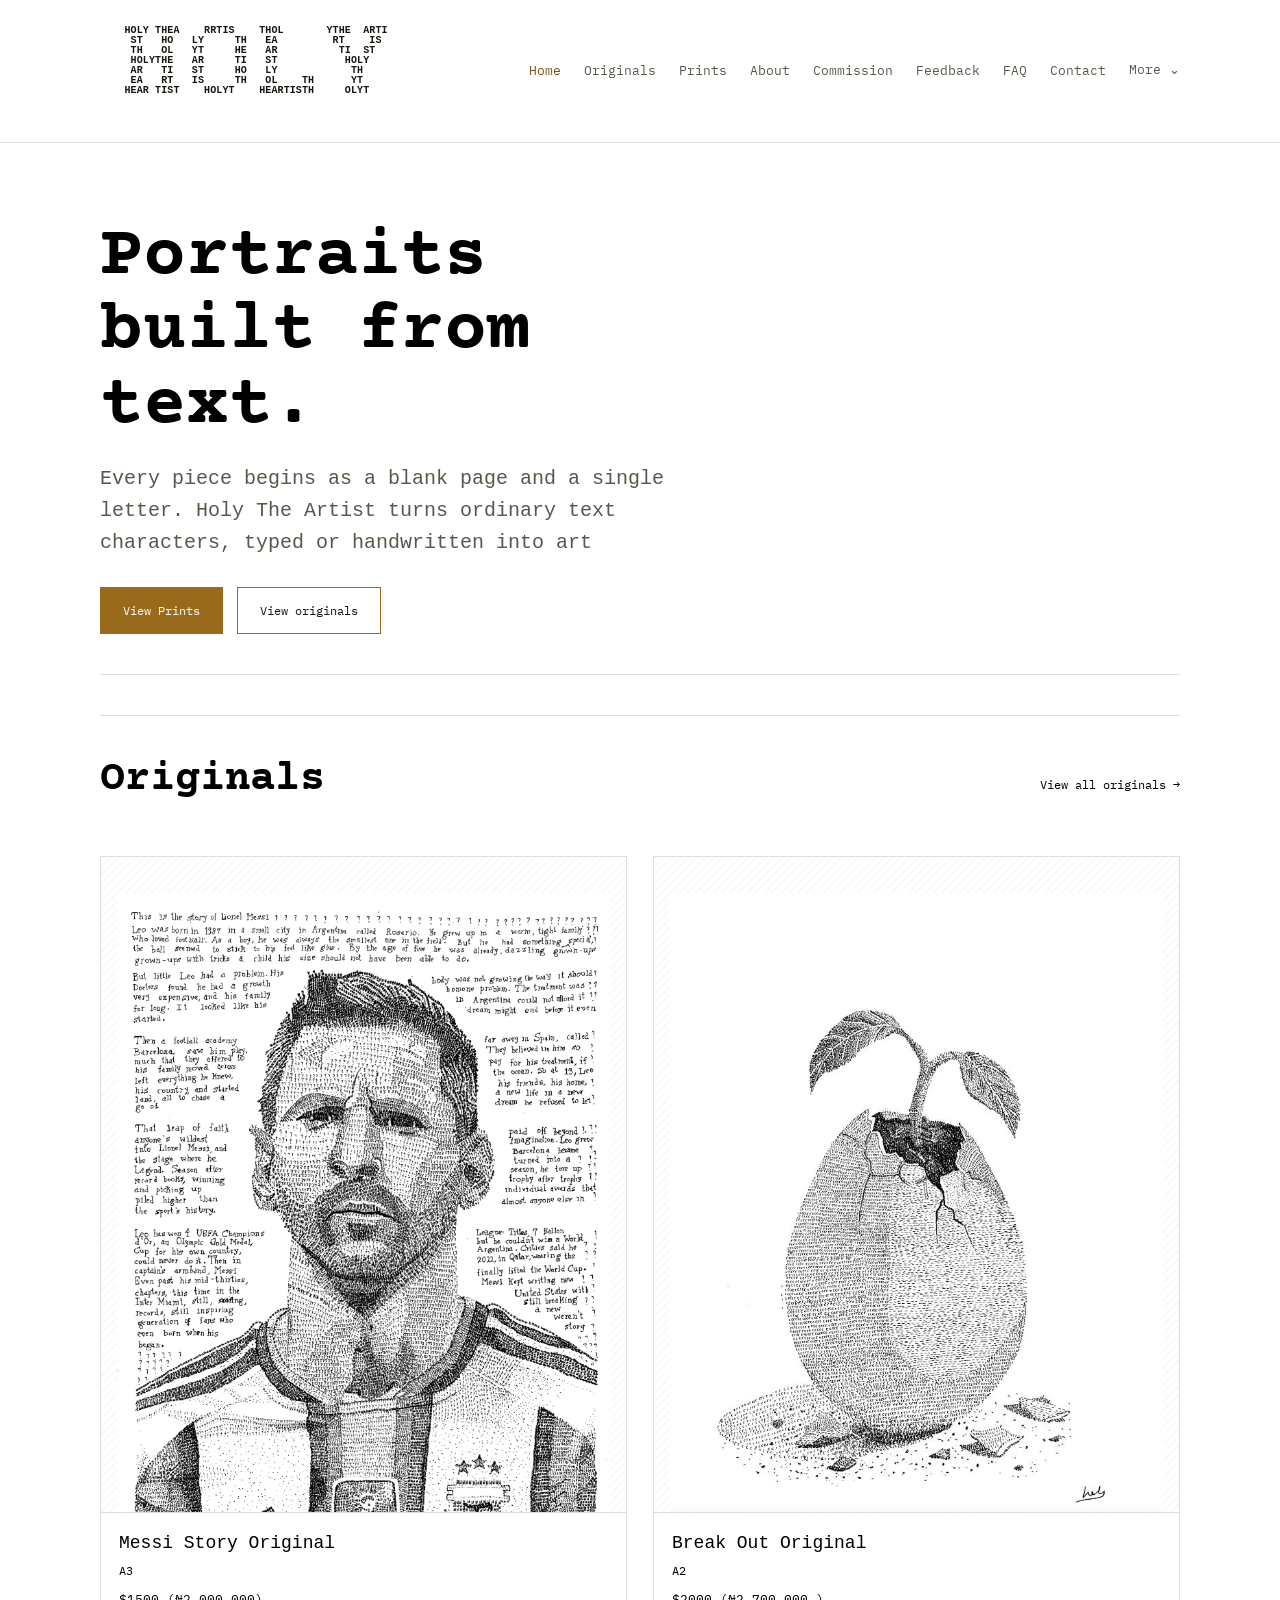
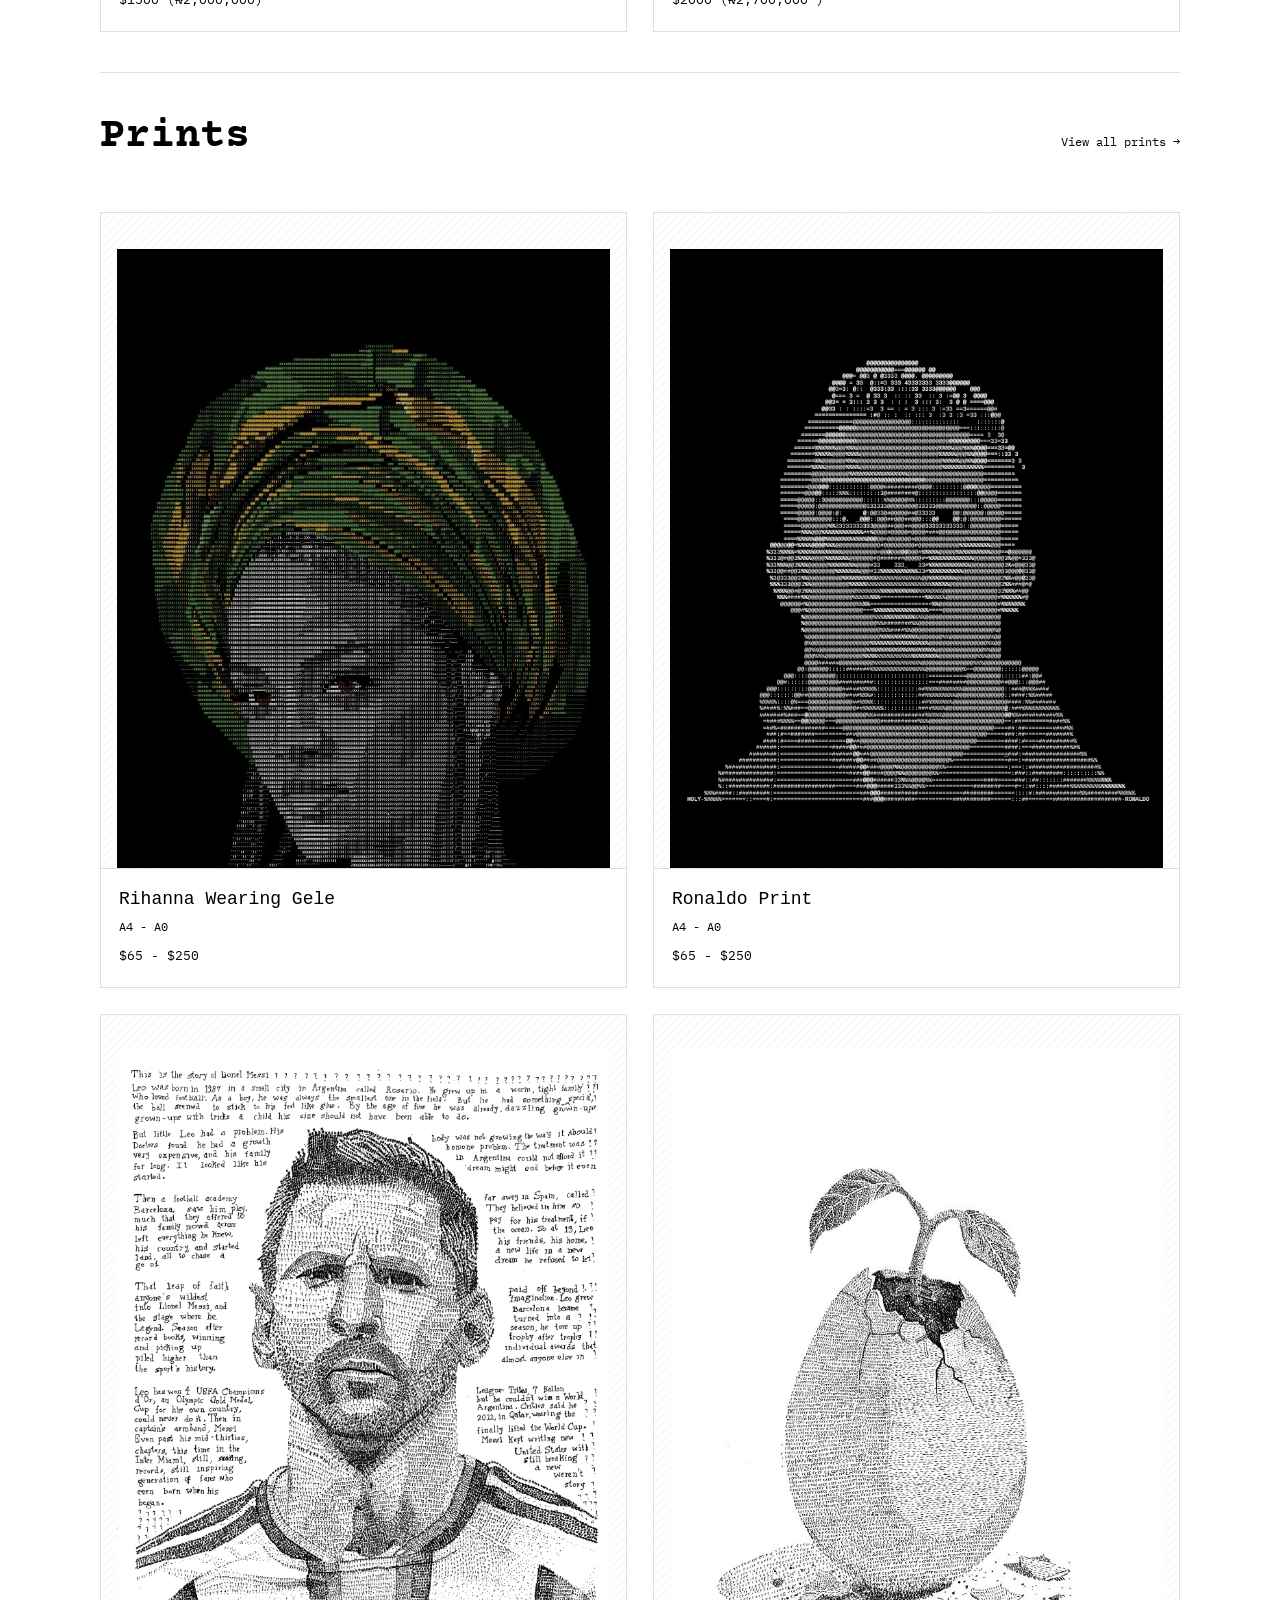
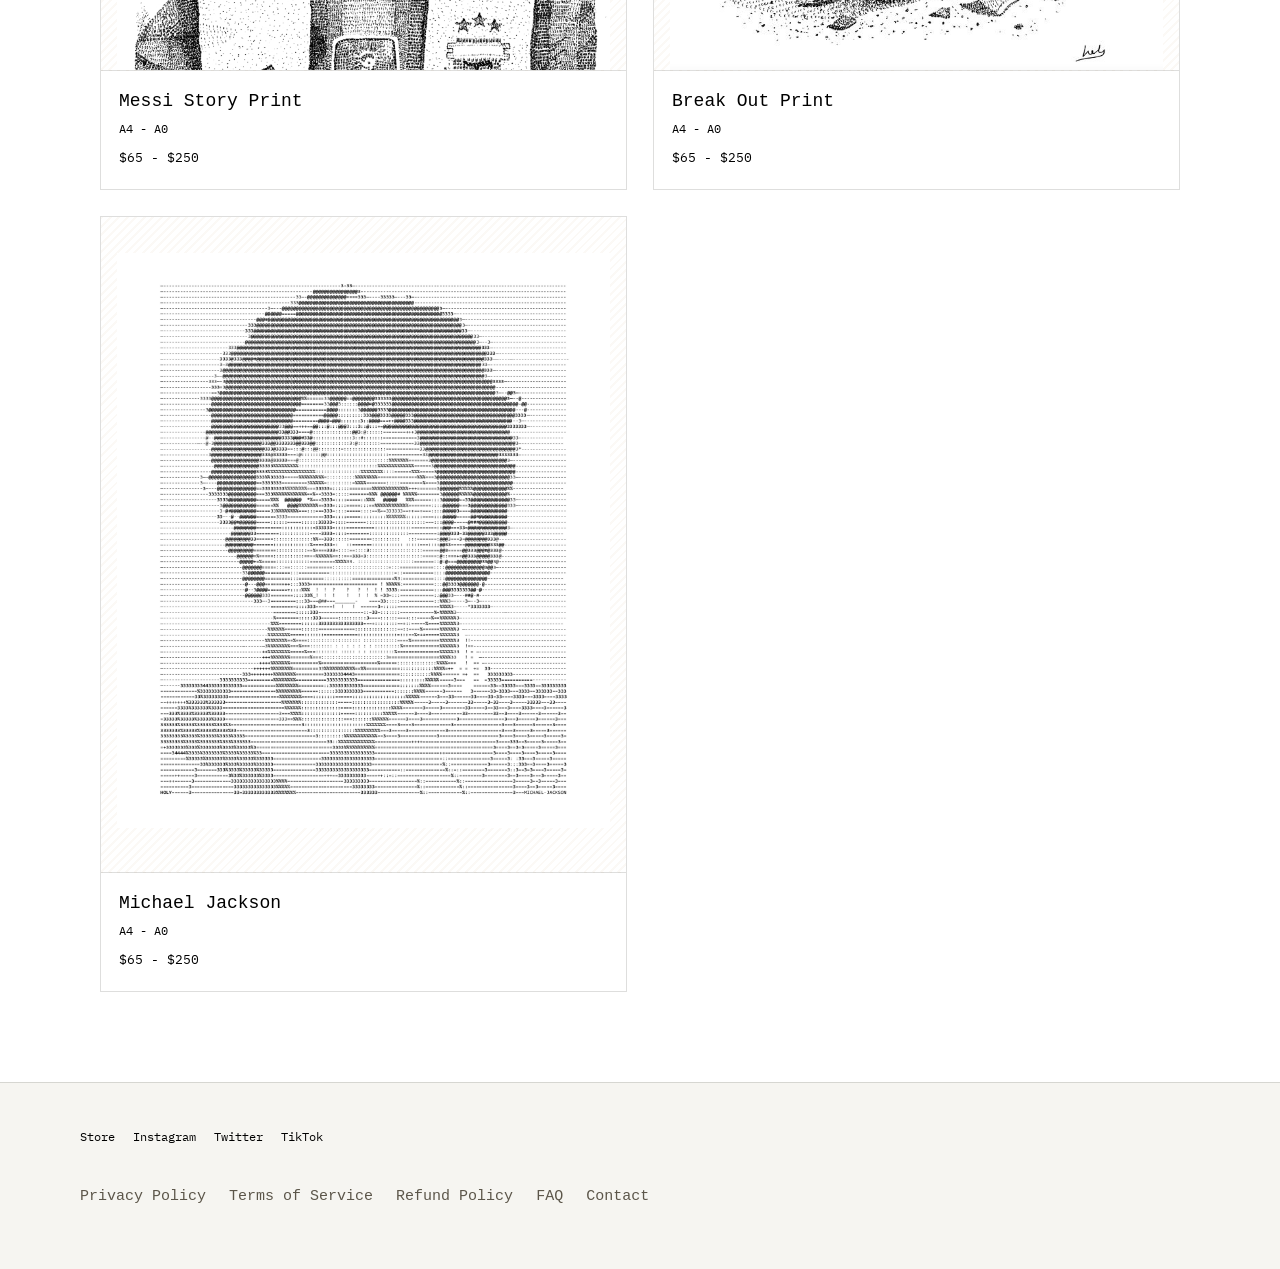
<file: index.html>
<!DOCTYPE html>
<html lang="en">
<head>
  <meta charset="UTF-8">
  <meta name="viewport" content="width=device-width, initial-scale=1, viewport-fit=cover">

  <title>HOLY Store — ASCII Art by Holy The Artist</title>

  <link rel="preconnect" href="https://fonts.googleapis.com">
  <link rel="preconnect" href="https://fonts.gstatic.com" crossorigin>
  <link href="https://fonts.googleapis.com/css2?family=Courier+Prime:ital,wght@0,400;0,700;1,400&family=IBM+Plex+Mono:wght@400;500&display=swap" rel="stylesheet">

  <link rel="stylesheet" href="style.css">
</head>

<body>

<header>
  <div class="headbar">

    <a class="wordmark" data-nav="home" href="#home">

  <div class="holy-text">
  <pre class="holy-ascii">
    HOLY THEA    RRTIS    THOL       YTHE  ARTI
     ST   HO   LY     TH   EA         RT    IS 
     TH   OL   YT     HE   AR          TI  ST 
     HOLYTHE   AR     TI   ST           HOLY
     AR   TI   ST     HO   LY            TH   
     EA   RT   IS     TH   OL    TH      YT         
    HEAR TIST    HOLYT    HEARTISTH     OLYT   

  </pre>
      </div> 
    </a>

    <nav class="primary" id="primaryNav">

      <button class="nav-close" id="navClose" type="button" aria-label="Close menu">
        Cancel ❌
      </button>

      <a data-nav="home" href="#home">Home</a>
      <a data-nav="originals" href="#originals">Originals</a>
      <a data-nav="prints" href="#prints">Prints</a>
      <a href="about.html">About</a>
      <a data-nav="commission" href="#commission">Commission</a>
      <a data-nav="feedback" href="#feedback">Feedback</a>
      <a data-nav="faq" href="#faq">FAQ</a>
      <a data-nav="contact" href="#contact">Contact</a>

      <div class="more-wrap">
        <a id="moreToggle" href="#" aria-expanded="false">
          More ⌄
        </a>

        <div class="more-panel" id="morePanel">
          <a data-nav="privacy" href="#privacy">Privacy Policy</a>
          <a data-nav="terms" href="#terms">Terms of Service</a>
          <a data-nav="refunds" href="#refunds">Refund Policy</a>
        </div>
      </div>

    </nav>

    <button
      class="menu-btn"
      id="menuBtn"
      type="button"
      aria-label="Open menu"
      aria-expanded="false"
    >
      ☰
    </button>

  </div>
</header>

<!-- Mobile menu backdrop -->
<div class="nav-backdrop" id="navBackdrop"></div>

<main>

  <!-- HOME -->
  <section class="page active" id="page-home" data-page="home">

    <div class="hero">

      <div>
       
        <h1>
          Portraits<br>
          built from text.
        </h1>

        <p class="lede">
          Every piece begins as a blank page and a single letter.
          Holy The Artist turns ordinary text characters, typed or
          handwritten into art
        </p>

        <div class="cta-row">
          <a class="btn solid" href="#prints" data-nav="prints">
            View Prints
          </a>

          <a class="btn" href="#originals" data-nav="originals">
            View originals
          </a>
        </div>
      </div>


    </div>

    <hr class="rule">



    <hr class="rule">

    <div class="section-head">
      <h2>Originals</h2>

      <a class="view-all" href="#originals" data-nav="originals">
        View all originals →
      </a>
    </div>

    
    <div class="grid" id="homeOriginals"></div>

    <hr class="rule">

    <div class="section-head">
      <h2>Prints</h2>

      <a class="view-all" href="#prints" data-nav="prints">
        View all prints →
      </a>
    </div>

    <div class="grid" id="homePrints"></div>

  </section>


  <!-- ORIGINALS -->
  <section class="page" id="page-originals" data-page="originals">

    <div class="list-view" id="originalsList">

      <div class="eyebrow">ONE-OF-ONE · HAND-DRAWN</div>

      <h1 class="page-title">Originals</h1>

      <p class="lede">
        Drawn by hand in ink on paper, signed, and shipped with
        a Certificate of Authenticity. Each original is unique —
        once it's sold, that exact piece is gone for good.
      </p>

      <div class="grid" id="originalsGrid"></div>

    </div>

    <div class="detail" id="originalsDetail"></div>

  </section>


  <!-- PRINTS -->
  <section class="page" id="page-prints" data-page="prints">

    <div class="list-view" id="printsList">

      <div class="eyebrow">MADE TO ORDER</div>

      <h1 class="page-title">Prints</h1>

      <p class="lede">
        Faithful reproductions of original ASCII portraits,
        printed to order. A more accessible way to bring
        a piece home.
      </p>

      <div class="grid" id="printsGrid"></div>

    </div>

    <div class="detail" id="printsDetail"></div>

  </section>


  <!-- COMMISSION -->
  <section class="page" id="page-commission" data-page="commission">

    <div class="eyebrow">MADE FOR YOU</div>

    <h1 class="page-title">Commission a piece</h1>

    <p class="lede">
      Every commission is a hand-drawn or digital ASCII portrait,
      built character by character until it becomes an image.
    </p>


    <h2 class="section-space">Hand-drawn commission</h2>

    <p class="dim">
      Drawn by hand in ink on paper, signed, with a Certificate of Authenticity.
    </p>

    <div class="tablewrap">

      <table class="price-table">

        <tr>
          <th>Size</th>
          <th>Price (USD)</th>
          <th>Price (≈NGN)</th>
        </tr>

        <tr>
          <td>A4</td>
          <td class="num">$300</td>
          <td class="num">≈₦420,000</td>
        </tr>

        <tr>
          <td>A3</td>
          <td class="num">$450</td>
          <td class="num">≈₦630,000</td>
        </tr>

        <tr>
          <td>A2</td>
          <td class="num">$650</td>
          <td class="num">≈₦910,000</td>
        </tr>

        <tr>
          <td>A1</td>
          <td class="num">$1,000</td>
          <td class="num">≈₦1,400,000</td>
        </tr>

        <tr>
          <td>A0</td>
          <td class="num">$1,500</td>
          <td class="num">≈₦2,100,000</td>
        </tr>

      </table>

    </div>


    <h2 class="section-space">Digital commission</h2>

    <p class="dim">
      Created entirely on-screen using text characters.
      Maximum of 2 people per digital commission.
    </p>

    <div class="tablewrap">

      <table class="price-table">

        <tr>
          <th>Subjects</th>
          <th>Price (USD)</th>
          <th>Price (≈NGN)</th>
        </tr>

        <tr>
          <td>1 person</td>
          <td class="num">$250</td>
          <td class="num">≈₦350,000</td>
        </tr>

        <tr>
          <td>2 people</td>
          <td class="num">$400</td>
          <td class="num">≈₦560,000</td>
        </tr>

      </table>

    </div>


    <h2 class="section-space-large">How to commission</h2>

    <div class="steps">

      <div>
        <h3>1. Get in touch</h3>

        <p class="dim">
          Email
          <a href="mailto:mubaraktheartist@gmail.com">
            mubaraktheartist@gmail.com
          </a>
          or message directly with what you have in mind —
          a person, a story, or a specific moment you want captured.
        </p>
      </div>

      <div>
        <h3>2. Share the details</h3>

        <p class="dim">
          Send clear reference photo(s) of the subject(s), plus
          a short description of the story or feeling you want
          written into the piece.
        </p>
      </div>

      <div>
        <h3>3. Choose your format</h3>

        <p class="dim">
          Let us know whether you want it hand-drawn with your
          preferred size or digital with 1 or 2 subjects.
        </p>
      </div>

      <div>
        <h3>4. Payment</h3>

        <p class="dim">
          Once details are confirmed, you'll receive a payment link.
          Payment is required in full before work begins.
        </p>
      </div>

      <div>
        <h3>5. Progress & delivery</h3>

        <p class="dim">
          Hand-drawn: once complete, the piece is signed and shipped
          with its Certificate of Authenticity.
          Digital: the finished file is delivered directly by email.
        </p>
      </div>

    </div>

    <div class="cta-row">

      <a class="btn solid" href="#contact" data-nav="contact">
        Start a commission
      </a>

    </div>

  </section>


  <!-- FEEDBACK -->
  <section class="page" id="page-feedback" data-page="feedback">

    <div class="eyebrow">FROM THE PEOPLE WHO OWN A PIECE</div>

    <h1 class="page-title">Customer feedback</h1>

    <p class="lede">
      We love hearing from people who own a piece of our work.
      Your feedback helps us keep improving and helps other buyers
      know what to expect.
    </p>


    <h2 class="section-space">Share your experience</h2>

    <p class="dim max-text">
      If you've received your ASCII art piece, we'd love to hear
      from you. Send a photo of your piece once it arrives,
      and a short note about your experience.
    </p>


    <h2 class="section-space">Had a problem?</h2>

    <p class="dim max-text">
      If anything about your order wasn't right, please tell us
      directly at
      <a href="mailto:mubaraktheartist@gmail.com">
        mubaraktheartist@gmail.com
      </a>
      before leaving public feedback.
    </p>


    <hr class="rule">

    <div class="eyebrow">A NOTE FOR FUTURE VISITORS</div>

    <div class="quote">
      <p>
        Real reviews from buyers will appear on this page as they come in.
      </p>

      <div class="who">
        — reserved space, updated as feedback arrives
      </div>
    </div>

  </section>


  <!-- FAQ -->
  <section class="page" id="page-faq" data-page="faq">

    <div class="eyebrow">GOOD TO KNOW</div>

    <h1 class="page-title">FAQ</h1>

    <div class="faq">

      <details open>
        <summary>
          How long does it take to make my ASCII art?
          <span class="plus">+</span>
        </summary>

        <p>
          Each piece is made by hand, one letter or symbol at a time.
          Please allow 1 to 2 weeks from the day you order to the day
          your piece is finished.
        </p>
      </details>


      <details>
        <summary>
          What sizes and formats do you offer?
          <span class="plus">+</span>
        </summary>

        <p>
          We offer prints and originals in sizes A4, A3, A2, A1,
          and A0. Digital commissions are also available.
        </p>
      </details>


      <details>
        <summary>
          Is my piece really made by hand?
          <span class="plus">+</span>
        </summary>

        <p>
          Yes. Original and hand-drawn commission pieces are
          hand-written in ink on paper.
        </p>
      </details>


      <details>
        <summary>
          Do I get a Certificate of Authenticity?
          <span class="plus">+</span>
        </summary>

        <p>
          Yes. Original and limited-edition pieces come with
          a signed Certificate of Authenticity.
        </p>
      </details>


      <details>
        <summary>
          What is the limited-edition number?
          <span class="plus">+</span>
        </summary>

        <p>
          Some pieces are part of a limited run. The number shows
          your piece's place in that run, for example 5/50.
        </p>
      </details>


      <details>
        <summary>
          Can I request a custom subject?
          <span class="plus">+</span>
        </summary>

        <p>
          Yes. Commission pieces can be created from a photo or
          reference you send.
        </p>
      </details>


      <details>
        <summary>
          Can I return or refund my order?
          <span class="plus">+</span>
        </summary>

        <p>
          Please see our Refund Policy for the full conditions
          covering originals, prints, and commissions.
        </p>
      </details>


      <details>
        <summary>
          How do I contact you?
          <span class="plus">+</span>
        </summary>

        <p>
          Email us at
          <a href="mailto:mubaraktheartist@gmail.com">
            mubaraktheartist@gmail.com
          </a>.
        </p>
      </details>


      <details>
        <summary>
          Where do you ship from?
          <span class="plus">+</span>
        </summary>

        <p>
          We ship from Nigeria. Shipping time and cost depend
          on your location.
        </p>
      </details>

    </div>

  </section>


  <!-- PRIVACY -->
  <section class="page legal" id="page-privacy">

    <div class="eyebrow">LEGAL</div>

    <h1 class="page-title">Privacy Policy</h1>

    <div class="updated">Last updated: [date]</div>

    <p>
      HOLY Store ("we", "us") respects your privacy.
      This page explains what information we collect and how we use it.
    </p>

    <h3>1. Information we collect</h3>

    <p>When you place an order, we may collect:</p>

    <ul>
      <li>Your name, email address, and shipping address</li>
      <li>Payment information handled securely by the payment provider</li>
      <li>Photos or reference images you send for a commission</li>
      <li>Messages you send for support or feedback</li>
    </ul>


    <h3>2. How we use your information</h3>

    <ul>
      <li>Make and ship your order</li>
      <li>Contact you about your order</li>
      <li>Respond to your messages</li>
      <li>Improve our products and services</li>
      <li>Share feedback or photos publicly only with your permission</li>
    </ul>


    <h3>3. Sharing your information</h3>

    <p>
      We do not sell your personal information.
      We only share what's needed to process and fulfil your order.
    </p>


    <h3>4. How we protect your information</h3>

    <p>
      We take reasonable steps to keep your information safe.
    </p>


    <h3>5. Your choices</h3>

    <p>You can contact us to request information about your data.</p>


    <h3>6. Contact us</h3>

    <p>
      For privacy questions, email
      <a href="mailto:mubaraktheartist@gmail.com">
        mubaraktheartist@gmail.com
      </a>.
    </p>

  </section>


  <!-- TERMS -->
  <section class="page legal" id="page-terms">

    <div class="eyebrow">LEGAL</div>

    <h1 class="page-title">Terms of Service</h1>

    <div class="updated">Last updated: [date]</div>

    <p>
      Welcome to HOLY Store. By placing an order with us,
      you agree to the terms below.
    </p>

    <h3>1. Our products</h3>

    <p>
      We sell handmade ASCII art as originals, prints,
      and digital commissions.
    </p>


    <h3>2. Production time</h3>

    <p>
      Commission and original pieces generally take 1 to 2 weeks
      to make before shipping.
    </p>


    <h3>3. Pricing</h3>

    <p>
      Prices are listed on the relevant product or commission page
      and may change for future orders.
    </p>


    <h3>4. Payment</h3>

    <p>
      Payment is required in full before work begins.
    </p>


    <h3>5. Refunds and replacements</h3>

    <p>
      Please see the Refund Policy for the conditions covering
      refunds and replacements.
    </p>


    <h3>6. Custom / commission orders</h3>

    <p>
      For commission pieces, you confirm that you have the right
      to use any photo or image you send as a reference.
    </p>


    <h3>7. Limited editions</h3>

    <p>
      Where a piece is sold as part of a limited edition,
      the edition number shown to you is fixed.
    </p>


    <h3>8. Shipping</h3>

    <p>
      We ship from Nigeria. Shipping costs and estimated delivery
      times vary by destination.
    </p>


    <h3>9. Intellectual property</h3>

    <p>
      All artwork, designs, and original character work remain
      the intellectual property of Mubarak Owosheni (HOLY)
      unless otherwise agreed in writing.
    </p>


    <h3>10. Contact</h3>

    <p>
      Questions can be sent to
      <a href="mailto:mubaraktheartist@gmail.com">
        mubaraktheartist@gmail.com
      </a>.
    </p>

  </section>


  <!-- REFUNDS -->
  <section class="page legal" id="page-refunds">

    <div class="eyebrow">LEGAL</div>

    <h1 class="page-title">Refund Policy</h1>


    <h3>Prints</h3>

    <p>
      If your print arrives damaged or defective, contact us
      within 2 days of delivery with photos of the item and packaging.
      We'll arrange a replacement.
    </p>


    <h3>Originals</h3>

    <p>
      Original artworks are one-of-one hand-made pieces.
      All original sales are final except in the case of
      damage during transit.
    </p>


    <h3>Commissions</h3>

    <p>
      Commissioned pieces are custom-made and are final once
      work has begun. If you cancel before work starts,
      contact us to discuss a refund.
    </p>


    <h3>Damaged in transit</h3>

    <p>
      If an item arrives damaged, contact us within 2 days
      of delivery with clear photos of the item and packaging.
    </p>


    <h3>How to request a replacement</h3>

    <p>
      Email
      <a href="mailto:mubaraktheartist@gmail.com">
        mubaraktheartist@gmail.com
      </a>
      with your order number and photos of the issue.
    </p>

  </section>


  <!-- CONTACT -->
<section class="page" id="page-contact" data-page="contact">

    <div class="eyebrow">GET IN TOUCH</div>

    <h1 class="page-title">Contact</h1>

    <p class="lede">
      Have a question, want to commission a piece,
      or just want to say hello?
    </p>


    <form class="contact" id="contactForm">

      <div class="field">
        <label for="cName">Name</label>
        <input
          id="cName"
          type="text"
          required
          placeholder="Your name"
        >
      </div>


      <div class="field">
        <label for="cEmail">Email</label>
        <input
          id="cEmail"
          type="email"
          required
          placeholder="you@example.com"
        >
      </div>


      <div class="field">
        <label for="cMessage">Message</label>

        <textarea
          id="cMessage"
          required
          placeholder="Tell me what you have in mind..."
        ></textarea>
      </div>


      <button class="btn solid" type="submit">
        Send message
      </button>

      <div class="form-status" id="formStatus">
        Opening your email app…
      </div>

      <p class="form-note">
        This opens a pre-filled email addressed to
        mubaraktheartist@gmail.com. Nothing is sent until
        you press send in your email app.
      </p>

    </form>


    <div class="contact-alt">

      <h3>Prefer another way?</h3>

      <p class="dim">
        Email
        <a href="mailto:mubaraktheartist@gmail.com">
          mubaraktheartist@gmail.com
        </a>
        directly, or reach out on
        <a
          href="https://www.instagram.com/holy_the_artist"
          target="_blank"
          rel="noopener noreferrer"
        >
          Instagram
        </a>.
      </p>

    </div>

  </section>

</main>


<!-- Floating back button -->
<button
  class="float-back"
  id="floatBack"
  type="button"
  aria-label="Go back"
>
  ← Back
</button>


<footer>

  <div class="foot-inner">


    <div>

      <div class="social-row">

        <a
          href="https://flutterwave.com/store/holytheartist"
          target="_blank"
          rel="noopener noreferrer"
        >
          Store
        </a>

        <a
          href="https://www.instagram.com/holy_the_artist"
          target="_blank"
          rel="noopener noreferrer"
        >
          Instagram
        </a>

        <a
          href="https://x.com/holy_d_artist"
          target="_blank"
          rel="noopener noreferrer"
        >
          Twitter
        </a>

        <a
          href="https://tiktok.com/@holy_d_artist"
          target="_blank"
          rel="noopener noreferrer"
        >
          TikTok
        </a>
<br /><br /><br />
      </div>
            <a data-nav="privacy" href="#privacy">Privacy Policy</a>
          <a data-nav="terms" href="#terms">Terms of Service</a>
          <a data-nav="refunds" href="#refunds">Refund Policy</a>
          <a data-nav="faq" href="#faq">FAQ</a>
      <a data-nav="contact" href="#contact">Contact</a>

    </div>

  </div>



</footer>


<script src="main.js"></script>

</body>
  </html>
</file>
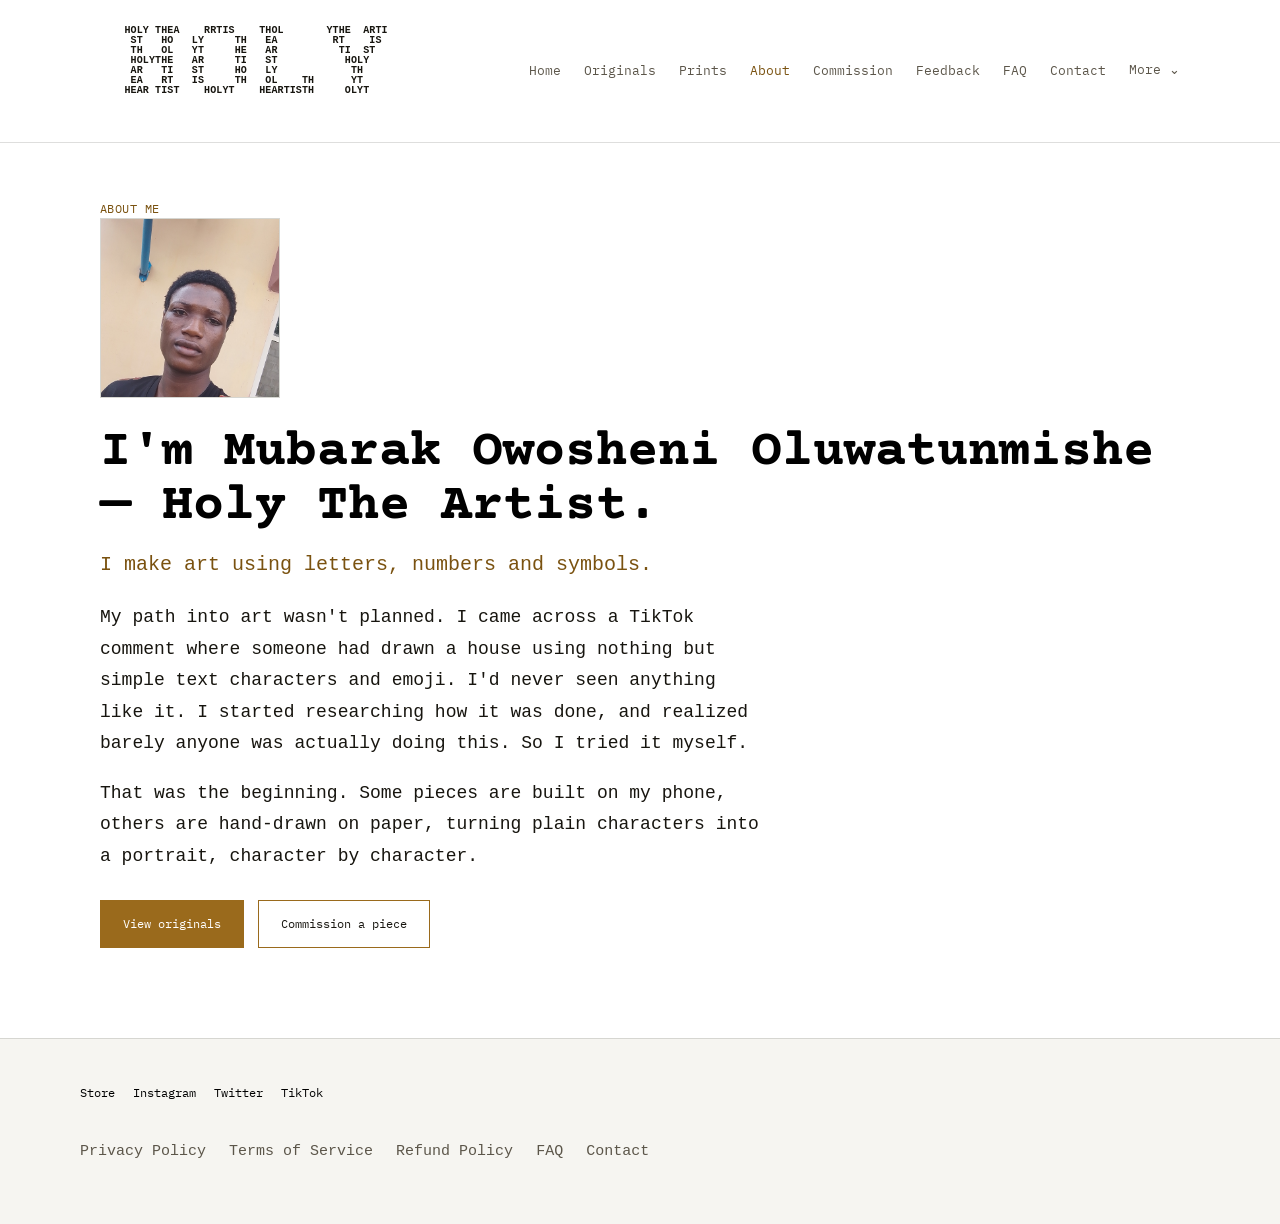
<file: about.html>
<!DOCTYPE html>
<html lang="en">
<head>
  <meta charset="UTF-8">
  <meta name="viewport" content="width=device-width, initial-scale=1, viewport-fit=cover">

  <title>About — Holy The Artist</title>

  <link rel="preconnect" href="https://fonts.googleapis.com">
  <link rel="preconnect" href="https://fonts.gstatic.com" crossorigin>
  <link href="https://fonts.googleapis.com/css2?family=Courier+Prime:ital,wght@0,400;0,700;1,400&family=IBM+Plex+Mono:wght@400;500&display=swap" rel="stylesheet">

  <link rel="stylesheet" href="style.css">
</head>

<body>

<header>
  <div class="headbar">

    <a class="wordmark" href="index.html#home">

      <div class="holy-text">
        <pre class="holy-ascii">
    HOLY THEA    RRTIS    THOL       YTHE  ARTI
     ST   HO   LY     TH   EA         RT    IS 
     TH   OL   YT     HE   AR          TI  ST 
     HOLYTHE   AR     TI   ST           HOLY
     AR   TI   ST     HO   LY            TH   
     EA   RT   IS     TH   OL    TH      YT         
    HEAR TIST    HOLYT    HEARTISTH     OLYT   

        </pre>
      </div>
    </a>

    <nav class="primary" id="primaryNav">

      <button class="nav-close" id="navClose" type="button" aria-label="Close menu">
        Cancel ❌
      </button>

      <a href="index.html#home">Home</a>
      <a href="index.html#originals">Originals</a>
      <a href="index.html#prints">Prints</a>
      <a class="active" href="about.html">About</a>
      <a href="index.html#commission">Commission</a>
      <a href="index.html#feedback">Feedback</a>
      <a href="index.html#faq">FAQ</a>
      <a href="index.html#contact">Contact</a>

      <div class="more-wrap">
        <a id="moreToggle" href="#" aria-expanded="false">
          More ⌄
        </a>

        <div class="more-panel" id="morePanel">
          <a href="index.html#privacy">Privacy Policy</a>
          <a href="index.html#terms">Terms of Service</a>
          <a href="index.html#refunds">Refund Policy</a>
        </div>
      </div>

    </nav>

    <button
      class="menu-btn"
      id="menuBtn"
      type="button"
      aria-label="Open menu"
      aria-expanded="false"
    >
      ☰
    </button>

  </div>
</header>

<!-- Mobile menu backdrop -->
<div class="nav-backdrop" id="navBackdrop"></div>

<main>

  <section class="page active" id="page-about">

    <div class="eyebrow">ABOUT ME</div>

    <!-- Put your photo at images/holy.jpg, or delete this line -->
    <img class="about-photo" src="Holy1.jpg" alt="Mubarak Owosheni Oluwatunmishe, Holy The Artist">

    <h1 class="page-title">
      I'm Mubarak Owosheni Oluwatunmishe — Holy The Artist.
    </h1>

    <div class="about-text">

      <p class="intro">
        I make art using letters, numbers and symbols.
      </p>

      <p>
        My path into art wasn't planned. I came across a TikTok comment
        where someone had drawn a house using nothing but simple text
        characters and emoji. I'd never seen anything like it. I started
        researching how it was done, and realized barely anyone was
        actually doing this. So I tried it myself.
      </p>

      <p>
        That was the beginning. Some pieces are built on my phone, others
        are hand-drawn on paper, turning plain characters into a portrait,
        character by character.
      </p>

    </div>

    <div class="cta-row">
      <a class="btn solid" href="index.html#originals">View originals</a>
      <a class="btn" href="index.html#commission">Commission a piece</a>
    </div>

  </section>

</main>


<footer>

  <div class="foot-inner">

    <div>

      <div class="social-row">

        <a
          href="https://flutterwave.com/store/holytheartist"
          target="_blank"
          rel="noopener noreferrer"
        >
          Store
        </a>

        <a
          href="https://www.instagram.com/holy_the_artist"
          target="_blank"
          rel="noopener noreferrer"
        >
          Instagram
        </a>

        <a
          href="https://x.com/holy_d_artist"
          target="_blank"
          rel="noopener noreferrer"
        >
          Twitter
        </a>

        <a
          href="https://tiktok.com/@holy_d_artist"
          target="_blank"
          rel="noopener noreferrer"
        >
          TikTok
        </a>

        <br /><br /><br />
      </div>

      <a href="index.html#privacy">Privacy Policy</a>
      <a href="index.html#terms">Terms of Service</a>
      <a href="index.html#refunds">Refund Policy</a>
      <a href="index.html#faq">FAQ</a>
      <a href="index.html#contact">Contact</a>

    </div>

  </div>

</footer>

<!-- Same script as the home page. It runs the mobile menu and More dropdown. -->
<script src="main.js"></script>

</body>
</html>
</file>
<file: style.css>
:root {
  --bg: #ffffff;
  --bg-2: #f6f5f1;
  --text: #17150f;
  --text-dim: #5c564a;

  --line: rgba(23, 21, 15, 0.14);

  --accent: #9a6a1c;
  --accent-strong: #7a5210;

  box-sizing: border-box;
}

*,
*::before,
*::after {
  box-sizing: inherit;
}

html {
  height: 100%;
  scroll-behavior: smooth;
  scroll-padding-top: 90px;
}

body {
  margin: 0;
  min-height: 100%;

  background-color: white;
  color: black ;

  font-family: 'Courier New', Courier, monospace;
  font-size: 15px;
  line-height: 1.6;

  overflow-x: hidden;
}

/* HOLY HEADER TEXT */
.holy-ascii {
  font-family: 'Courier New', Courier, monospace;
  font-size: 6px;
  line-height: 1;
}

.holy-text {
  display: flex;
  align-items: center;
}

@media (min-width: 410px) {
  .holy-text pre {
    font-size: 10px;
  }
}

::selection {
  background: var(--accent);
  color: #ffffff;
}

a {
  color: inherit;
  text-decoration: none;
}
.about-photo{
  width: 1000px;
}

button,
input,
textarea {
  font: inherit;
}

img {
  max-width: 100%;
  display: block;
}

.mono {
  font-family: "IBM Plex Mono", monospace;
}


/* =========================
   HEADER
========================= */

header {
  position: sticky;
  top: 0;
  z-index: 100;

  background: rgba(255, 255, 255, 0.95);

  backdrop-filter: blur(8px);
  -webkit-backdrop-filter: blur(8px);

  border-bottom: 1px solid var(--line);

  padding-top: env(safe-area-inset-top, 0px);
}

.headbar {
  width: min(1120px, 100%);
  margin: 0 auto;

  padding: 16px 20px;

  display: flex;
  align-items: center;
  justify-content: space-between;

  gap: 20px;
}

.wordmark {
  font-family: "Courier Prime", "Courier New", monospace;
  font-weight: 700;
  font-size: 3px;
  letter-spacing: 0.04em;

  text-decoration: none;
  color: var(--text);

  display: flex;
  align-items: center;
  gap: 7px;

  white-space: nowrap;
}

.wordmark .dot {
  color: var(--accent);
  font-family: "IBM Plex Mono", monospace;
  font-size: 13px;
}


/* =========================
   DESKTOP NAV
========================= */

nav.primary {
  display: flex;
  align-items: center;
  gap: 23px;
}

nav.primary a {
  position: relative;

  color: var(--text-dim);

  font-family: "IBM Plex Mono", monospace;
  font-size: 13px;

  text-decoration: none;
  cursor: pointer;

  transition: color 0.2s ease, opacity 0.2s ease;
}

nav.primary a:hover,
nav.primary a.active {
  color: var(--accent-strong);
}


/* =========================
   MORE MENU
========================= */

.more-wrap {
  position: relative;
}

.more-panel {
  display: none;

  position: absolute;
  right: 0;
  top: calc(100% + 14px);

  min-width: 190px;
  padding: 6px 0;

  background: var(--bg);
  border: 1px solid var(--line);

  box-shadow: 0 14px 30px rgba(23, 21, 15, 0.12);
}

.more-panel.open {
  display: block;
}

.more-panel a {
  display: block;
  padding: 10px 16px;
}

.more-panel a:hover {
  background: var(--bg-2);
}


/* =========================
   MOBILE MENU BUTTON
========================= */

.menu-btn {
  display: none;

  width: 44px;
  height: 44px;
  padding: 0;

  background: transparent;
  border: 1px solid var(--line);
  color: var(--text);

  font-size: 21px;
  cursor: pointer;
  z-index: 120;
}


/* =========================
   MOBILE CANCEL BUTTON
========================= */

.nav-close {
  display: none;

  position: absolute;
  top: 20px;
  right: 20px;

  width: auto;
  height: 40px;
  padding: 0 16px;

  background: none;
  border: 1px solid var(--line);
  color: var(--text);

  font-family: "IBM Plex Mono", monospace;
  font-size: 13px;
  letter-spacing: 0.02em;

  cursor: pointer;
  align-items: center;
  gap: 6px;
}

.nav-close:hover {
  border-color: var(--accent);
  color: var(--accent-strong);
}


/* =========================
   MOBILE BACKDROP
========================= */

.nav-backdrop {
  display: none;

  position: fixed;
  inset: 0;
  z-index: 80;

  background: rgba(23, 21, 15, 0.35);
}

.nav-backdrop.open {
  display: block;
}


/* =========================
   MOBILE NAV
========================= */

@media (max-width: 820px) {

  .menu-btn {
    display: flex;
    align-items: center;
    justify-content: center;
  }

  nav.primary {
    display: none;

    position: fixed;
    top: 0;
    right: 0;
    bottom: 0;

    width: min(82vw, 330px);
    height: 450px;

    z-index: 110;

    background: var(--bg);
    border-left: 1px solid var(--line);

    flex-direction: column;
    align-items: flex-start;

    gap: 22px;

    padding: 85px 28px 30px;

    overflow-y: auto;

    box-shadow: -20px 0 50px rgba(23, 21, 15, 0.18);
  }

  nav.primary.open {
    display: flex;
  }

  nav.primary a {
    font-size: 15px;
  }

  .nav-close {
    display: inline-flex;
  }

  .more-wrap {
    width: 100%;
  }

  .more-panel {
    position: static;

    width: 100%;
    padding: 7px 0 0;

    border: none;
    background: transparent;
    box-shadow: none;
  }

  .more-panel a {
    padding: 8px 0;
  }

  .more-panel a:hover {
    background: transparent;
  }
}


/* =========================
   MAIN
========================= */

main {
  width: min(1120px, 100%);
  margin: 0 auto;
  padding: 0 20px;
}


/* =========================
   PAGES
========================= */

.page {
  display: none;
  padding: 56px 0 90px;
  animation: fade 0.3s ease;
}

.page.active {
  display: block;
}

@keyframes fade {
  from {
    opacity: 0;
    transform: translateY(6px);
  }

  to {
    opacity: 1;
    transform: translateY(0);
  }
}

@media (prefers-reduced-motion: reduce) {
  .page {
    animation: none;
  }
}


/* =========================
   TYPOGRAPHY
========================= */

.eyebrow {
  font-family: "IBM Plex Mono", monospace;
  font-size: 12px;
  color: var(--accent-strong);
  letter-spacing: 0.04em;
}

h1,
h2,
h3 {
  font-family: "Courier Prime", "Courier New", monospace;
  font-weight: 700;
}

h1 {
  font-size: clamp(42px, 7vw, 72px);
  line-height: 1.04;
  margin: 0.3em 0 0.25em;
}

.page-title {
  font-size: clamp(36px, 5vw, 52px);
  margin-top: 12px;
}

h2 {
  font-size: clamp(29px, 4.4vw, 42px);
  line-height: 1.15;
  margin: 0 0 0.5em;
}

h3 {
  font-size: 21px;
  margin: 0 0 0.35em;
}

p {
  margin: 0 0 1em;
  color: var(--text);
}

.lede {
  max-width: 680px;
  font-size: 20px;
  color: var(--text-dim);
}

.dim {
  color: var(--text-dim);
}

.dim a,
.legal a,
.contact-alt a {
  color: var(--accent-strong);
  text-decoration: underline;
  text-underline-offset: 3px;
}

.dim a:hover,
.legal a:hover,
.contact-alt a:hover {
  color: var(--text);
}

.max-text {
  max-width: 680px;
}

.rule {
  height: 1px;
  margin: 40px 0;
  border: 0;
  background: var(--line);
}


/* =========================
   HERO
========================= */

.hero {
  display: grid;
  grid-template-columns: 1.1fr 0.9fr;
  gap: 48px;
  align-items: center;
}

.ascii-frame {
  min-width: 0;
  padding: 22px;

  background: var(--bg-2);
  border: 1px solid var(--line);

  color: var(--accent);

  font-family: "IBM Plex Mono", monospace;
  font-size: 8px;
  line-height: 1.05;
  white-space: pre;

  overflow: hidden;

  box-shadow: 0 20px 50px rgba(23, 21, 15, 0.1);
}

@media (max-width: 820px) {
  .hero {
    grid-template-columns: 1fr;
    gap: 35px;
  }
}


/* =========================
   BUTTONS
========================= */

.cta-row {
  display: flex;
  gap: 14px;
  flex-wrap: wrap;
  margin-top: 28px;
}

.btn {
  display: inline-block;
  padding: 13px 22px;

  border: 1px solid var(--accent);
  background: transparent;
  color: var(--text);

  font-family: "IBM Plex Mono", monospace;
  font-size: 12px;

  text-decoration: none;
  cursor: pointer;

  transition: 0.2s ease;
}

.btn:hover {
  background: var(--accent);
  color: #ffffff;
}

.btn.solid {
  background: var(--accent);
  color: #ffffff;
}

.btn.solid:hover {
  background: var(--accent-strong);
  border-color: var(--accent-strong);
}

.btn.ghost {
  border-color: var(--line);
  color: var(--text-dim);
}

.btn.ghost:hover {
  background: transparent;
  border-color: var(--text-dim);
  color: var(--text);
}


/* =========================
   ABOUT
========================= */

.about-block {
  display: grid;
  grid-template-columns: auto 1fr;
  gap: 40px;
}

.about-block .label {
  font-family: "IBM Plex Mono", monospace;
  font-size: 12px;
  color: var(--text-dim);
  white-space: nowrap;
  padding-top: 6px;
}

.about-block p {
  max-width: 650px;
}

@media (max-width: 700px) {
  .about-block {
    grid-template-columns: 1fr;
    gap: 15px;
  }
}

/* About page */

.about-photo {
  width: 180px;
  height: 180px;
  object-fit: cover;

  margin-bottom: 28px;

  border: 1px solid var(--line);
  background: var(--bg-2);
}

.about-text p {
  max-width: 660px;
  font-size: 18px;
  line-height: 1.75;
}

.about-text .intro {
  font-size: 20px;
  color: var(--accent-strong);
}


/* =========================
   GALLERY
========================= */

.grid {
  display: grid;
  grid-template-columns: repeat(2, 1fr);
  gap: 26px;
  margin-top: 30px;
}

.piece {
  background: var(--bg);
  border: 1px solid var(--line);

  cursor: pointer;

  transition: border-color 0.2s ease, box-shadow 0.2s ease;
}

.piece:hover {
  border-color: var(--accent);
  box-shadow: 0 10px 28px rgba(23, 21, 15, 0.08);
}

.piece-art {
  aspect-ratio: 4 / 5;
  padding: 16px;

  border-bottom: 1px solid var(--line);

  background:
    repeating-linear-gradient(
      135deg,
      rgba(154, 106, 28, 0.06) 0 2px,
      transparent 2px 6px
    );

  color: var(--accent);

  font-family: "IBM Plex Mono", monospace;
  font-size: 6.4px;
  line-height: 1.05;
  white-space: pre;

  overflow: hidden;
}

.piece-body {
  padding: 16px 18px 20px;
}

.piece-body .title {
  font-size: 18px;
  margin-bottom: 3px;
}

.piece-body .meta {
  font-family: "IBM Plex Mono", monospace;
  font-size: 12px;
  color: var(--text-dim);
}

.piece-body .price {
  margin-top: 10px;

  font-family: "IBM Plex Mono", monospace;
  font-size: 13px;
  color: var(--accent-strong);
}

.section-head {
  display: flex;
  align-items: baseline;
  justify-content: space-between;
  gap: 20px;
  flex-wrap: wrap;
}

.view-all {
  font-family: "IBM Plex Mono", monospace;
  font-size: 12px;
  text-decoration: none;
  color: var(--accent-strong);
}

.view-all:hover {
  color: var(--text);
}

@media (max-width: 640px) {
  .grid {
    grid-template-columns: 1fr;
  }
}


/* =========================
   DETAIL PAGE
========================= */

.detail {
  display: none;
}

.detail.active {
  display: block;
}

.detail-grid {
  display: grid;
  grid-template-columns: 0.9fr 1.1fr;
  gap: 48px;
  align-items: start;
}

.detail-art {
  min-width: 0;
  padding: 22px;

  background: var(--bg-2);
  border: 1px solid var(--line);

  color: var(--accent);

  font-family: "IBM Plex Mono", monospace;
  font-size: 9px;
  line-height: 1.08;
  white-space: pre;

  overflow: hidden;
}

.back-link {
  display: inline-block;
  margin-bottom: 24px;

  color: var(--text-dim);

  font-family: "IBM Plex Mono", monospace;
  font-size: 12px;

  text-decoration: none;
  cursor: pointer;
}

.back-link:hover {
  color: var(--accent-strong);
}

.spec-list {
  margin: 20px 0 28px;
  max-width: 360px;

  color: var(--text-dim);

  font-family: "IBM Plex Mono", monospace;
  font-size: 13px;
}

.spec-list div {
  display: flex;
  justify-content: space-between;
  gap: 20px;

  padding: 9px 0;
  border-bottom: 1px solid var(--line);
}

@media (max-width: 820px) {
  .detail-grid {
    grid-template-columns: 1fr;
    gap: 30px;
  }
}


/* =========================
   PRICING
========================= */

.tablewrap {
  width: 100%;
  overflow-x: auto;
}

.price-table {
  width: 100%;
  margin-top: 14px;
  border-collapse: collapse;
}

.price-table th,
.price-table td {
  padding: 12px 14px;
  text-align: left;
  border-bottom: 1px solid var(--line);
  font-size: 16px;
}

.price-table th {
  font-family: "IBM Plex Mono", monospace;
  font-size: 11px;
  color: var(--text-dim);
  font-weight: 400;
}

.price-table td.num {
  font-family: "IBM Plex Mono", monospace;
  color: var(--accent-strong);
}

.section-space {
  margin-top: 44px;
}

.section-space-large {
  margin-top: 50px;
}


/* =========================
   COMMISSION STEPS
========================= */

.steps {
  display: grid;
  gap: 26px;
  margin-top: 20px;
}

.steps h3 {
  color: var(--accent-strong);
  font-family: "IBM Plex Mono", monospace;
  font-size: 14px;
}


/* =========================
   FEEDBACK
========================= */

.quote {
  max-width: 640px;
  margin: 0 0 30px;
  padding: 4px 0 4px 22px;
  border-left: 2px solid var(--accent);
}

.quote .who {
  margin-top: 6px;
  color: var(--text-dim);
  font-family: "IBM Plex Mono", monospace;
  font-size: 12px;
}


/* =========================
   FAQ
========================= */

.faq {
  max-width: 760px;
  margin-top: 20px;
}

details {
  padding: 18px 0;
  border-bottom: 1px solid var(--line);
}

summary {
  display: flex;
  justify-content: space-between;
  gap: 16px;

  cursor: pointer;

  font-size: 19px;
  list-style: none;
}

summary::-webkit-details-marker {
  display: none;
}

summary .plus {
  color: var(--accent-strong);
  font-family: "IBM Plex Mono", monospace;
  transition: transform 0.2s ease;
}

details[open] summary .plus {
  transform: rotate(45deg);
}

details p {
  max-width: 680px;
  margin-top: 12px;
  color: var(--text-dim);
}


/* =========================
   LEGAL
========================= */

.legal h3 {
  margin-top: 34px;
}

.legal p,
.legal li {
  max-width: 700px;
  color: var(--text-dim);
}

.legal ul {
  padding-left: 20px;
}

.updated {
  margin-bottom: 30px;
  color: var(--text-dim);
  font-family: "IBM Plex Mono", monospace;
  font-size: 11px;
}


/* =========================
   CONTACT
========================= */

form.contact {
  max-width: 540px;
  margin-top: 10px;
}

.field {
  margin-bottom: 20px;
}

label {
  display: block;
  margin-bottom: 8px;

  color: var(--text-dim);

  font-family: "IBM Plex Mono", monospace;
  font-size: 12px;
}

input,
textarea {
  width: 100%;
  padding: 13px 14px;

  background: var(--bg);
  border: 1px solid var(--line);
  border-radius: 0;

  color: var(--text);

  font-family: "Courier Prime", "Courier New", monospace;
  font-size: 16px;
}

input:focus,
textarea:focus {
  outline: 2px solid var(--accent);
  outline-offset: 1px;
  border-color: var(--accent);
}

textarea {
  min-height: 140px;
  resize: vertical;
}

.form-status {
  display: none;
  margin-top: 14px;
  color: var(--accent-strong);
  font-family: "IBM Plex Mono", monospace;
  font-size: 12px;
}

.form-note {
  margin-top: 14px;
  color: var(--text-dim);
  font-size: 13px;
}

.contact-alt {
  margin-top: 48px;
  padding-top: 32px;
  border-top: 1px solid var(--line);
}


/* =========================
   FLOATING BACK BUTTON
========================= */

.float-back {
  position: fixed;

  left: 18px;
  bottom: calc(18px + env(safe-area-inset-bottom, 0px));

  z-index: 90;

  display: none;
  align-items: center;
  gap: 8px;

  padding: 11px 18px;

  background: var(--bg);
  border: 1px solid var(--accent);
  border-radius: 999px;

  color: var(--text);

  font-family: "IBM Plex Mono", monospace;
  font-size: 12px;

  cursor: pointer;

  box-shadow: 0 10px 26px rgba(23, 21, 15, 0.18);

  transition: 0.2s ease;
}

.float-back.show {
  display: inline-flex;
}

.float-back:hover {
  background: var(--accent);
  color: #ffffff;
}


/* =========================
   FOOTER
========================= */

footer {
  padding: 44px 20px 60px;

  background: var(--bg-2);
  border-top: 1px solid var(--line);
}

.foot-inner {
  width: min(1120px, 100%);
  margin: 0 auto;

  display: flex;
  justify-content: space-between;
  flex-wrap: wrap;
  gap: 24px;
}

.foot-inner > div > a {
  margin-right: 14px;
  color: var(--text-dim);
}

.foot-inner > div > a:hover {
  color: var(--accent-strong);
}

.footer-description {
  max-width: 320px;
  margin-top: 10px;
  color: var(--text-dim);
  font-size: 14px;
}

.footer-label {
  margin-bottom: 12px;
}

.social-row {
  display: flex;
  gap: 18px;
  flex-wrap: wrap;

  font-family: "IBM Plex Mono", monospace;
  font-size: 12px;
}

.social-row a {
  color: var(--text-dim);
  text-decoration: none;
}

.social-row a:hover {
  color: var(--accent-strong);
}

.foot-note {
  width: min(1120px, 100%);
  margin: 18px auto 0;

  color: var(--text-dim);

  font-family: "IBM Plex Mono", monospace;
  font-size: 11px;
}


/* =========================
   SMALL SCREENS
========================= */

@media (max-width: 500px) {

  body {
    font-size: 16px;
  }

  main {
    padding: 0 16px;
  }

  .headbar {
    padding: 13px 16px;
  }

  .page {
    padding-top: 42px;
  }

  .lede {
    font-size: 17px;
  }

  .about-text p {
    font-size: 17px;
  }

  .ascii-frame {
    font-size: 5.5px;
    padding: 14px;
  }

  .detail-art {
    font-size: 6px;
    padding: 14px;
  }

  .float-back {
    left: 12px;
    bottom: calc(12px + env(safe-area-inset-bottom, 0px));
  }
}
======== */

.about-block {
  display: grid;

  grid-template-columns: auto 1fr;

  gap: 40px;
}

.about-block .label {
  font-family: "IBM Plex Mono", monospace;

  font-size: 12px;

  color: var(--paper-dim);

  white-space: nowrap;

  padding-top: 6px;
}

.about-block p {
  max-width: 650px;
}

@media (max-width: 700px) {

  .about-block {
    grid-template-columns: 1fr;

    gap: 15px;
  }

}


/* =========================
   GALLERY
========================= */

.grid {
  display: grid;

  grid-template-columns: repeat(2, 1fr);

  gap: 26px;

  margin-top: 30px;
}

.piece {
  background: var(--ink-2);

  border: 1px solid var(--line);

  cursor: pointer;

  transition: border-color 0.2s ease;
}

.piece:hover {
  border-color: var(--brass);
}

.piece-art {
  aspect-ratio: 4 / 5;

  padding: 16px;

  border-bottom: 1px solid var(--line);

  background:
    repeating-linear-gradient(
      135deg,
      rgba(185, 138, 74, 0.05) 0 2px,
      transparent 2px 6px
    );

  color: var(--brass);

  font-family: "IBM Plex Mono", monospace;

  font-size: 6.4px;

  line-height: 1.05;

  white-space: pre;

  overflow: hidden;
}

.piece-body {
  padding: 16px 18px 20px;
}

.piece-body .title {
  font-size: 18px;

  margin-bottom: 3px;
}

.piece-body .meta {
  font-family: "IBM Plex Mono", monospace;

  font-size: 12px;

  color: var(--paper-dim);
}

.piece-body .price {
  margin-top: 10px;

  font-family: "IBM Plex Mono", monospace;

  font-size: 13px;

  color: var(--brass-bright);
}

.section-head {
  display: flex;

  align-items: baseline;

  justify-content: space-between;

  gap: 20px;

  flex-wrap: wrap;
}

.view-all {
  font-family: "IBM Plex Mono", monospace;

  font-size: 12px;

  text-decoration: none;

  color: var(--brass-bright);
}

@media (max-width: 640px) {

  .grid {
    grid-template-columns: 1fr;
  }

}


/* =========================
   DETAIL PAGE
========================= */

.detail {
  display: none;
}

.detail.active {
  display: block;
}

.detail-grid {
  display: grid;

  grid-template-columns: 0.9fr 1.1fr;

  gap: 48px;

  align-items: start;
}

.detail-art {
  min-width: 0;

  padding: 22px;

  background: var(--ink-2);

  border: 1px solid var(--line);

  color: var(--brass);

  font-family: "IBM Plex Mono", monospace;

  font-size: 9px;

  line-height: 1.08;

  white-space: pre;

  overflow: hidden;
}

.back-link {
  display: inline-block;

  margin-bottom: 24px;

  color: var(--paper-dim);

  font-family: "IBM Plex Mono", monospace;

  font-size: 12px;

  text-decoration: none;

  cursor: pointer;
}

.back-link:hover {
  color: var(--brass-bright);
}

.spec-list {
  margin: 20px 0 28px;

  max-width: 360px;

  color: var(--paper-dim);

  font-family: "IBM Plex Mono", monospace;

  font-size: 13px;
}

.spec-list div {
  display: flex;

  justify-content: space-between;

  gap: 20px;

  padding: 9px 0;

  border-bottom: 1px solid var(--line);
}

@media (max-width: 820px) {

  .detail-grid {
    grid-template-columns: 1fr;

    gap: 30px;
  }

}


/* =========================
   PRICING
========================= */

.tablewrap {
  width: 100%;

  overflow-x: auto;
}

.price-table {
  width: 100%;

  margin-top: 14px;

  border-collapse: collapse;
}

.price-table th,
.price-table td {
  padding: 12px 14px;

  text-align: left;

  border-bottom: 1px solid var(--line);

  font-size: 16px;
}

.price-table th {
  font-family: "IBM Plex Mono", monospace;

  font-size: 11px;

  color: var(--paper-dim);

  font-weight: 400;
}

.price-table td.num {
  font-family: "IBM Plex Mono", monospace;

  color: var(--brass-bright);
}

.section-space {
  margin-top: 44px;
}

.section-space-large {
  margin-top: 50px;
}


/* =========================
   COMMISSION STEPS
========================= */

.steps {
  display: grid;

  gap: 26px;

  margin-top: 20px;
}

.steps h3 {
  color: var(--brass-bright);

  font-family: "IBM Plex Mono", monospace;

  font-size: 14px;
}


/* =========================
   FEEDBACK
========================= */

.quote {
  max-width: 640px;

  margin: 0 0 30px;

  padding: 4px 0 4px 22px;

  border-left: 2px solid var(--brass);
}

.quote .who {
  margin-top: 6px;

  color: var(--paper-dim);

  font-family: "IBM Plex Mono", monospace;

  font-size: 12px;
}


/* =========================
   FAQ
========================= */

.faq {
  max-width: 760px;

  margin-top: 20px;
}

details {
  padding: 18px 0;

  border-bottom: 1px solid var(--line);
}

summary {
  display: flex;

  justify-content: space-between;

  gap: 16px;

  cursor: pointer;

  font-size: 19px;

  list-style: none;
}

summary::-webkit-details-marker {
  display: none;
}

summary .plus {
  color: var(--brass-bright);

  font-family: "IBM Plex Mono", monospace;

  transition: transform 0.2s ease;
}

details[open] summary .plus {
  transform: rotate(45deg);
}

details p {
  max-width: 680px;

  margin-top: 12px;

  color: var(--paper-dim);
}


/* =========================
   LEGAL
========================= */

.legal h3 {
  margin-top: 34px;
}

.legal p,
.legal li {
  max-width: 700px;

  color: var(--paper-dim);
}

.legal ul {
  padding-left: 20px;
}

.updated {
  margin-bottom: 30px;

  color: var(--paper-dim);

  font-family: "IBM Plex Mono", monospace;

  font-size: 11px;
}


/* =========================
   CONTACT
========================= */

form.contact {
  max-width: 540px;

  margin-top: 10px;
}

.field {
  margin-bottom: 20px;
}

label {
  display: block;

  margin-bottom: 8px;

  color: var(--paper-dim);

  font-family: "IBM Plex Mono", monospace;

  font-size: 12px;
}

input,
textarea {
  width: 100%;

  padding: 13px 14px;

  background: var(--ink-2);

  border: 1px solid var(--line);

  border-radius: 0;

  color: var(--paper);

  font-family: "Courier Prime", "Courier New", monospace;

  font-size: 16px;
}

input:focus,
textarea:focus {
  outline: 2px solid var(--brass);

  outline-offset: 1px;

  border-color: var(--brass);
}

textarea {
  min-height: 140px;

  resize: vertical;
}

.form-status {
  display: none;

  margin-top: 14px;

  color: var(--brass-bright);

  font-family: "IBM Plex Mono", monospace;

  font-size: 12px;
}

.form-note {
  margin-top: 14px;

  color: var(--paper-dim);

  font-size: 13px;
}

.contact-alt {
  margin-top: 48px;

  padding-top: 32px;

  border-top: 1px solid var(--line);
}


/* =========================
   FLOATING BACK BUTTON
========================= */

.float-back {
  position: fixed;

  left: 18px;

  bottom: calc(18px + env(safe-area-inset-bottom, 0px));

  z-index: 90;

  display: none;

  align-items: center;

  gap: 8px;

  padding: 11px 18px;

  background: var(--ink-2);

  border: 1px solid var(--brass);

  border-radius: 999px;

  color: var(--paper);

  font-family: "IBM Plex Mono", monospace;

  font-size: 12px;

  cursor: pointer;

  box-shadow: 0 10px 26px rgba(0, 0, 0, 0.45);

  transition: 0.2s ease;
}

.float-back.show {
  display: inline-flex;
}

.float-back:hover {
  background: var(--brass);

  color: var(--ink);
}


/* =========================
   FOOTER
========================= */

footer {
  padding: 44px 20px 60px;

  border-top: 1px solid var(--line);
}

.foot-inner {
  width: min(1120px, 100%);

  margin: 0 auto;

  display: flex;

  justify-content: space-between;

  flex-wrap: wrap;

  gap: 24px;
}

.footer-description {
  max-width: 320px;

  margin-top: 10px;

  color: var(--paper-dim);

  font-size: 14px;
}

.footer-label {
  margin-bottom: 12px;
}

.social-row {
  display: flex;

  gap: 18px;

  flex-wrap: wrap;

  font-family: "IBM Plex Mono", monospace;

  font-size: 12px;
}

.social-row a {
  color: var(--paper-dim);

  text-decoration: none;
}

.social-row a:hover {
  color: var(--brass-bright);
}

.foot-note {
  width: min(1120px, 100%);

  margin: 18px auto 0;

  color: var(--paper-dim);

  font-family: "IBM Plex Mono", monospace;

  font-size: 11px;
}


/* =========================
   SMALL SCREENS
========================= */

@media (max-width: 500px) {

  body {
    font-size: 16px;
  }

  main {
    padding: 0 16px;
  }

  .headbar {
    padding: 13px 16px;
  }

  .page {
    padding-top: 42px;
  }

  .lede {
    font-size: 17px;
  }

  .ascii-frame {
    font-size: 5.5px;

    padding: 14px;
  }

  .detail-art {
    font-size: 6px;

    padding: 14px;
  }

  .float-back {
    left: 12px;

    bottom: calc(12px + env(safe-area-inset-bottom, 0px));
  }

    }
</file>
